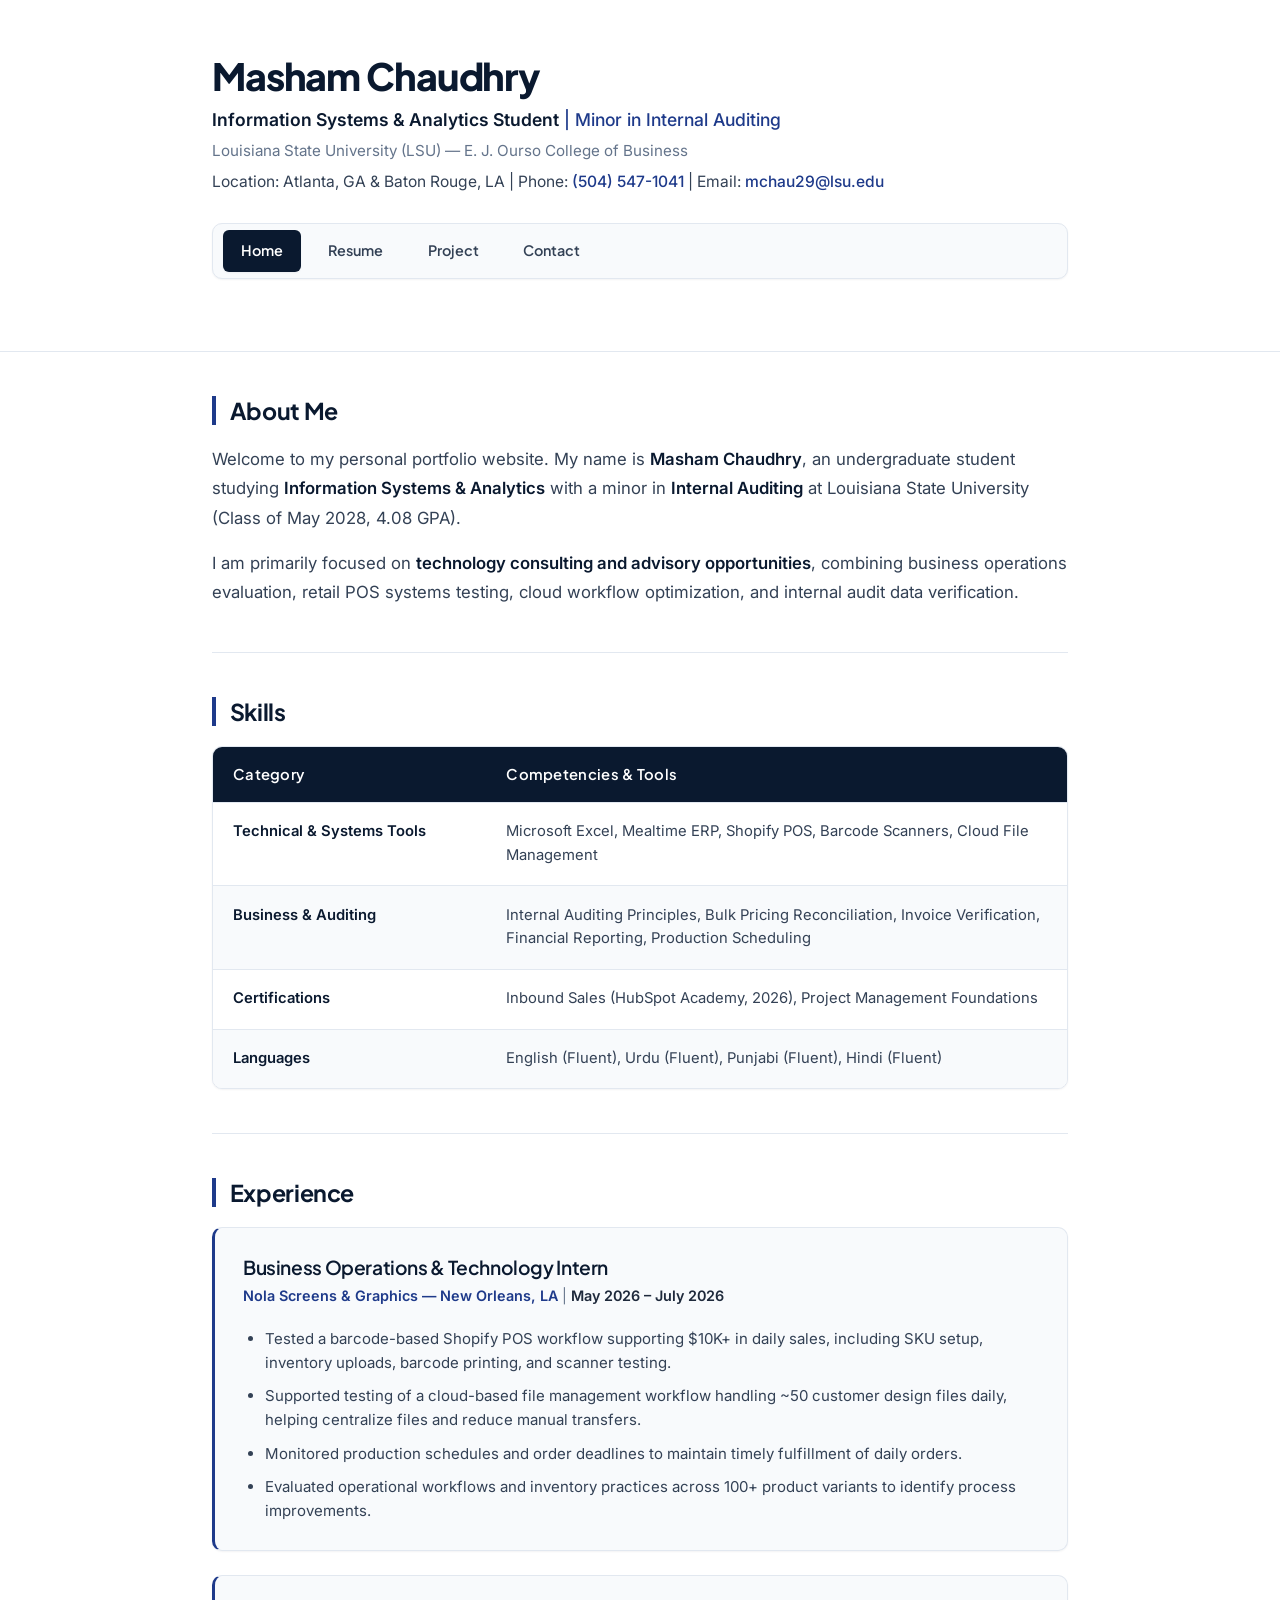
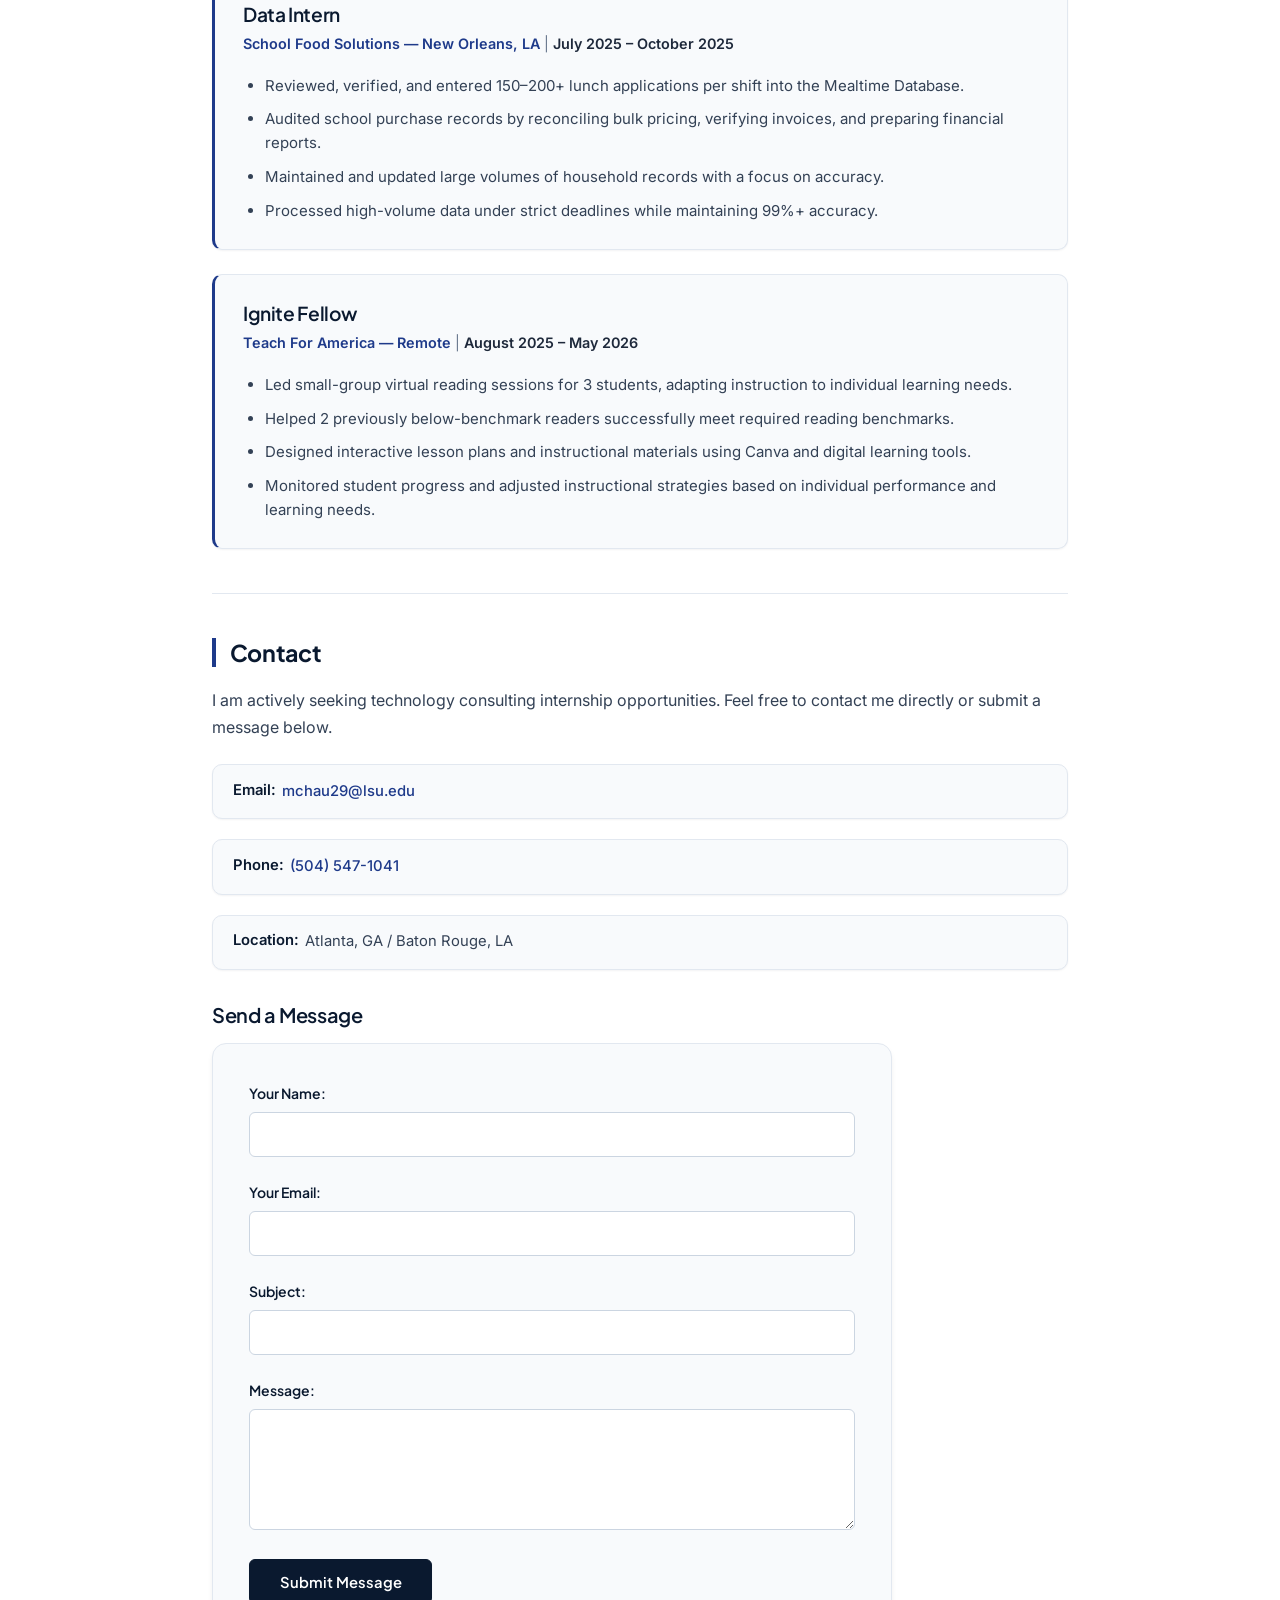
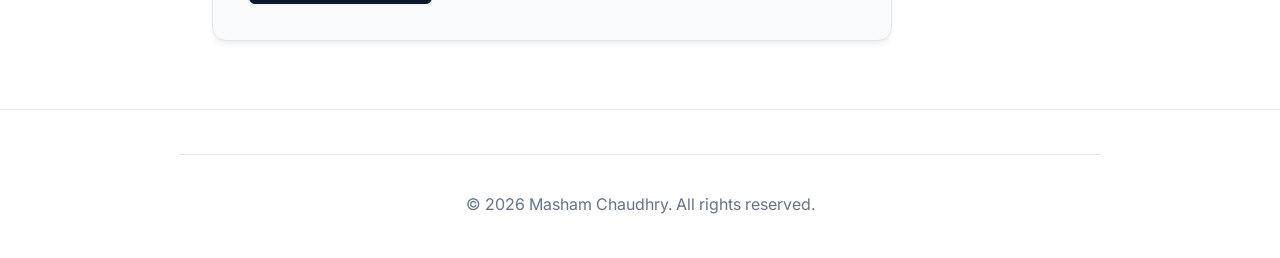
<file: index.html>
<!DOCTYPE html>
<html lang="en">
<head>
  <meta charset="UTF-8">
  <meta name="viewport" content="width=device-width, initial-scale=1.0">
  <title>Masham Chaudhry - Home</title>
  <link rel="icon" type="image/svg+xml" href="favicon.svg">
  <link rel="stylesheet" href="styles.css">
</head>
<body>

  <!-- Hero Section -->
  <header>
    <h1>Masham Chaudhry</h1>
    <p><strong>Information Systems &amp; Analytics Student</strong> | Minor in Internal Auditing</p>
    <p>Louisiana State University (LSU) — E. J. Ourso College of Business</p>
    <p>
      Location: Atlanta, GA &amp; Baton Rouge, LA | 
      Phone: <a href="tel:5045471041">(504) 547-1041</a> | 
      Email: <a href="mailto:mchau29@lsu.edu">mchau29@lsu.edu</a>
    </p>

    <!-- Navigation Links -->
    <nav>
      <ul>
        <li><a href="index.html" class="active">Home</a></li>
        <li><a href="resume.html">Resume</a></li>
        <li><a href="project.html">Project</a></li>
        <li><a href="#contact">Contact</a></li>
      </ul>
    </nav>
  </header>

  <hr>

  <main>

    <!-- About Me Section -->
    <section id="about">
      <h2>About Me</h2>
      <p>
        Welcome to my personal portfolio website. My name is <strong>Masham Chaudhry</strong>, an undergraduate student studying <strong>Information Systems &amp; Analytics</strong> with a minor in <strong>Internal Auditing</strong> at Louisiana State University (Class of May 2028, 4.08 GPA).
      </p>
      <p>
        I am primarily focused on <strong>technology consulting and advisory opportunities</strong>, combining business operations evaluation, retail POS systems testing, cloud workflow optimization, and internal audit data verification.
      </p>
    </section>

    <hr>

    <!-- Skills Section -->
    <section id="skills">
      <h2>Skills</h2>
      <table border="1" cellpadding="6" cellspacing="0">
        <thead>
          <tr>
            <th>Category</th>
            <th>Competencies &amp; Tools</th>
          </tr>
        </thead>
        <tbody>
          <tr>
            <td><strong>Technical &amp; Systems Tools</strong></td>
            <td>Microsoft Excel, Mealtime ERP, Shopify POS, Barcode Scanners, Cloud File Management</td>
          </tr>
          <tr>
            <td><strong>Business &amp; Auditing</strong></td>
            <td>Internal Auditing Principles, Bulk Pricing Reconciliation, Invoice Verification, Financial Reporting, Production Scheduling</td>
          </tr>
          <tr>
            <td><strong>Certifications</strong></td>
            <td>Inbound Sales (HubSpot Academy, 2026), Project Management Foundations</td>
          </tr>
          <tr>
            <td><strong>Languages</strong></td>
            <td>English (Fluent), Urdu (Fluent), Punjabi (Fluent), Hindi (Fluent)</td>
          </tr>
        </tbody>
      </table>
    </section>

    <hr>

    <!-- Experience Section -->
    <section id="experience">
      <h2>Experience</h2>

      <article>
        <h3>Business Operations &amp; Technology Intern</h3>
        <p><em>Nola Screens &amp; Graphics — New Orleans, LA</em> | <strong>May 2026 – July 2026</strong></p>
        <ul>
          <li>Tested a barcode-based Shopify POS workflow supporting $10K+ in daily sales, including SKU setup, inventory uploads, barcode printing, and scanner testing.</li>
          <li>Supported testing of a cloud-based file management workflow handling ~50 customer design files daily, helping centralize files and reduce manual transfers.</li>
          <li>Monitored production schedules and order deadlines to maintain timely fulfillment of daily orders.</li>
          <li>Evaluated operational workflows and inventory practices across 100+ product variants to identify process improvements.</li>
        </ul>
      </article>

      <article>
        <h3>Data Intern</h3>
        <p><em>School Food Solutions — New Orleans, LA</em> | <strong>July 2025 – October 2025</strong></p>
        <ul>
          <li>Reviewed, verified, and entered 150–200+ lunch applications per shift into the Mealtime Database.</li>
          <li>Audited school purchase records by reconciling bulk pricing, verifying invoices, and preparing financial reports.</li>
          <li>Maintained and updated large volumes of household records with a focus on accuracy.</li>
          <li>Processed high-volume data under strict deadlines while maintaining 99%+ accuracy.</li>
        </ul>
      </article>

      <article>
        <h3>Ignite Fellow</h3>
        <p><em>Teach For America — Remote</em> | <strong>August 2025 – May 2026</strong></p>
        <ul>
          <li>Led small-group virtual reading sessions for 3 students, adapting instruction to individual learning needs.</li>
          <li>Helped 2 previously below-benchmark readers successfully meet required reading benchmarks.</li>
          <li>Designed interactive lesson plans and instructional materials using Canva and digital learning tools.</li>
          <li>Monitored student progress and adjusted instructional strategies based on individual performance and learning needs.</li>
        </ul>
      </article>
    </section>

    <hr>

    <!-- Contact Section -->
    <section id="contact">
      <h2>Contact</h2>
      <p>I am actively seeking technology consulting internship opportunities. Feel free to contact me directly or submit a message below.</p>
      
      <ul>
        <li><strong>Email:</strong> <a href="mailto:mchau29@lsu.edu">mchau29@lsu.edu</a></li>
        <li><strong>Phone:</strong> <a href="tel:5045471041">(504) 547-1041</a></li>
        <li><strong>Location:</strong> Atlanta, GA / Baton Rouge, LA</li>
      </ul>

      <h3>Send a Message</h3>
      <form action="#" method="post">
        <p>
          <label for="fullName">Your Name:</label><br>
          <input type="text" id="fullName" name="fullName" required>
        </p>
        <p>
          <label for="emailAddress">Your Email:</label><br>
          <input type="email" id="emailAddress" name="emailAddress" required>
        </p>
        <p>
          <label for="subject">Subject:</label><br>
          <input type="text" id="subject" name="subject" required>
        </p>
        <p>
          <label for="message">Message:</label><br>
          <textarea id="message" name="message" rows="5" cols="40" required></textarea>
        </p>
        <p>
          <button type="submit">Submit Message</button>
        </p>
      </form>
    </section>

  </main>

  <hr>

  <!-- Footer -->
  <footer>
    <p>&copy; 2026 Masham Chaudhry. All rights reserved.</p>
  </footer>

</body>
</html>
</file>
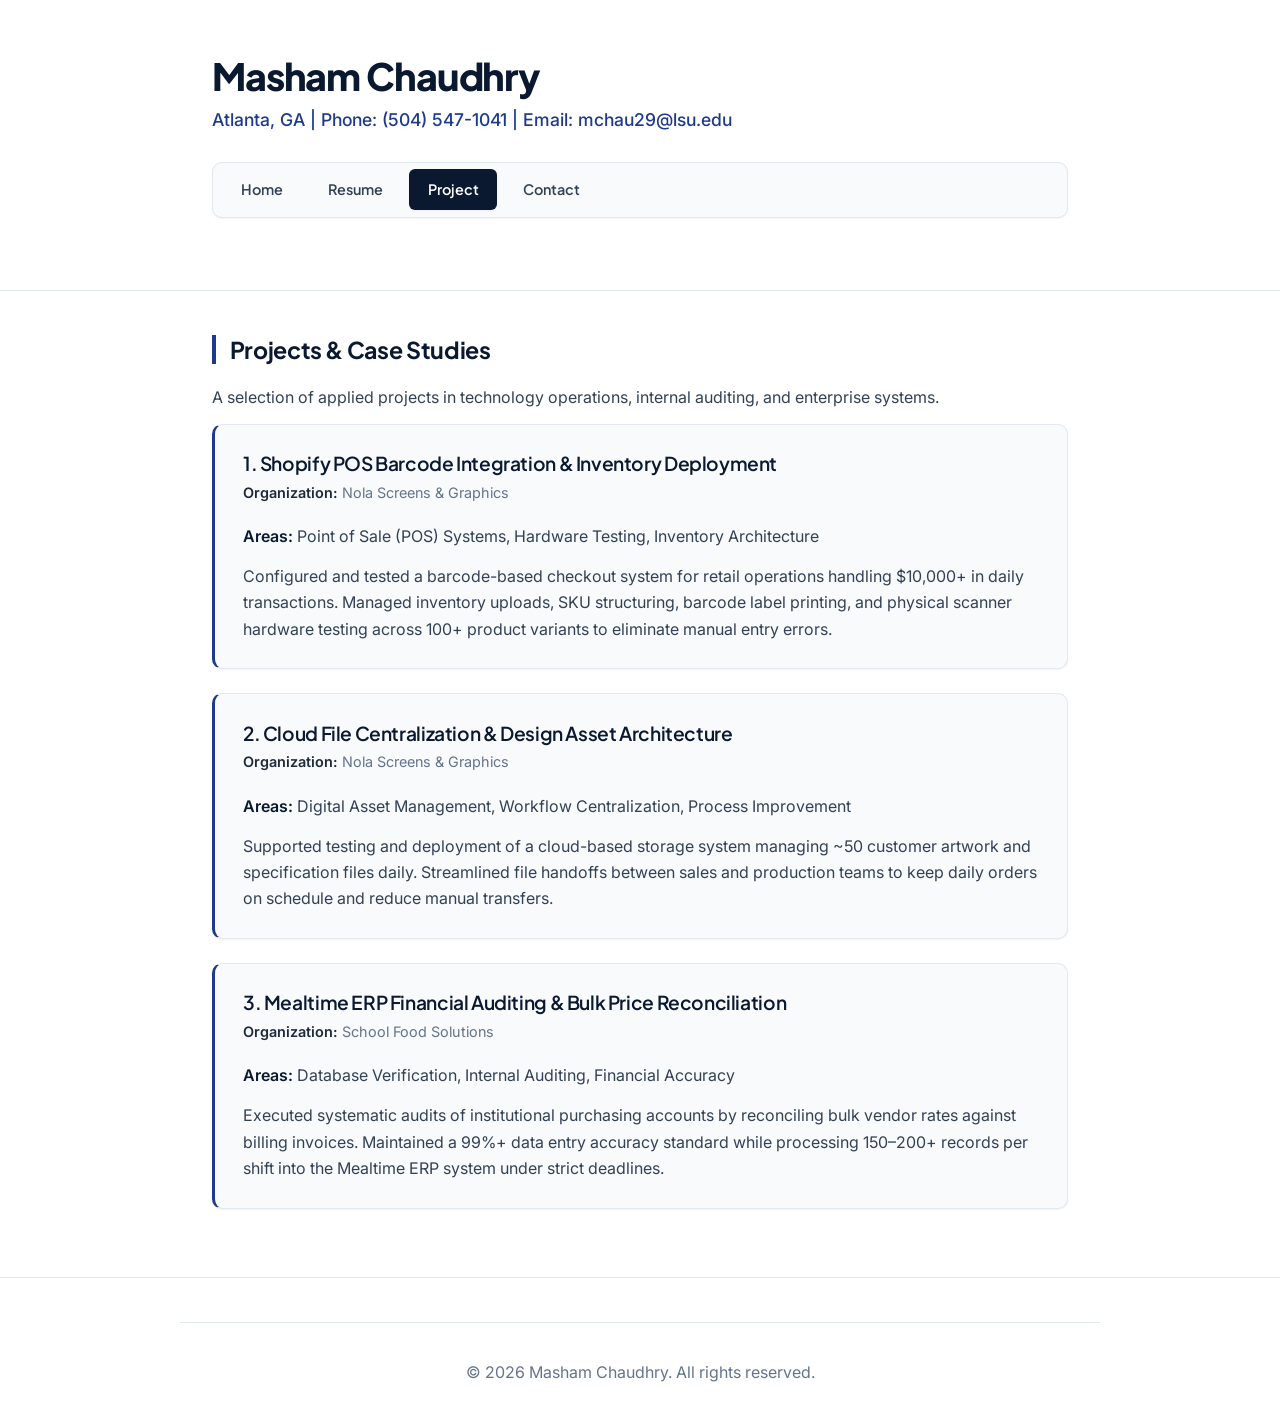
<file: project.html>
<!DOCTYPE html>
<html lang="en">
<head>
  <meta charset="UTF-8">
  <meta name="viewport" content="width=device-width, initial-scale=1.0">
  <title>Masham Chaudhry - Projects</title>
  <link rel="icon" type="image/svg+xml" href="favicon.svg">
  <link rel="stylesheet" href="styles.css">
</head>
<body>

  <!-- Header -->
  <header>
    <h1>Masham Chaudhry</h1>
    <p>
      Atlanta, GA | Phone: <a href="tel:5045471041">(504) 547-1041</a> | Email: <a href="mailto:mchau29@lsu.edu">mchau29@lsu.edu</a>
    </p>

    <!-- Navigation Links -->
    <nav>
      <ul>
        <li><a href="index.html">Home</a></li>
        <li><a href="resume.html">Resume</a></li>
        <li><a href="project.html" class="active">Project</a></li>
        <li><a href="index.html#contact">Contact</a></li>
      </ul>
    </nav>
  </header>

  <hr>

  <main>

    <section>
      <h2>Projects &amp; Case Studies</h2>
      <p>A selection of applied projects in technology operations, internal auditing, and enterprise systems.</p>

      <article>
        <h3>1. Shopify POS Barcode Integration &amp; Inventory Deployment</h3>
        <p><strong>Organization:</strong> Nola Screens &amp; Graphics</p>
        <p><strong>Areas:</strong> Point of Sale (POS) Systems, Hardware Testing, Inventory Architecture</p>
        <p>
          Configured and tested a barcode-based checkout system for retail operations handling $10,000+ in daily transactions. Managed inventory uploads, SKU structuring, barcode label printing, and physical scanner hardware testing across 100+ product variants to eliminate manual entry errors.
        </p>
      </article>

      <hr>

      <article>
        <h3>2. Cloud File Centralization &amp; Design Asset Architecture</h3>
        <p><strong>Organization:</strong> Nola Screens &amp; Graphics</p>
        <p><strong>Areas:</strong> Digital Asset Management, Workflow Centralization, Process Improvement</p>
        <p>
          Supported testing and deployment of a cloud-based storage system managing ~50 customer artwork and specification files daily. Streamlined file handoffs between sales and production teams to keep daily orders on schedule and reduce manual transfers.
        </p>
      </article>

      <hr>

      <article>
        <h3>3. Mealtime ERP Financial Auditing &amp; Bulk Price Reconciliation</h3>
        <p><strong>Organization:</strong> School Food Solutions</p>
        <p><strong>Areas:</strong> Database Verification, Internal Auditing, Financial Accuracy</p>
        <p>
          Executed systematic audits of institutional purchasing accounts by reconciling bulk vendor rates against billing invoices. Maintained a 99%+ data entry accuracy standard while processing 150–200+ records per shift into the Mealtime ERP system under strict deadlines.
        </p>
      </article>
    </section>

  </main>

  <hr>

  <!-- Footer -->
  <footer>
    <p>&copy; 2026 Masham Chaudhry. All rights reserved.</p>
  </footer>

</body>
</html>
</file>
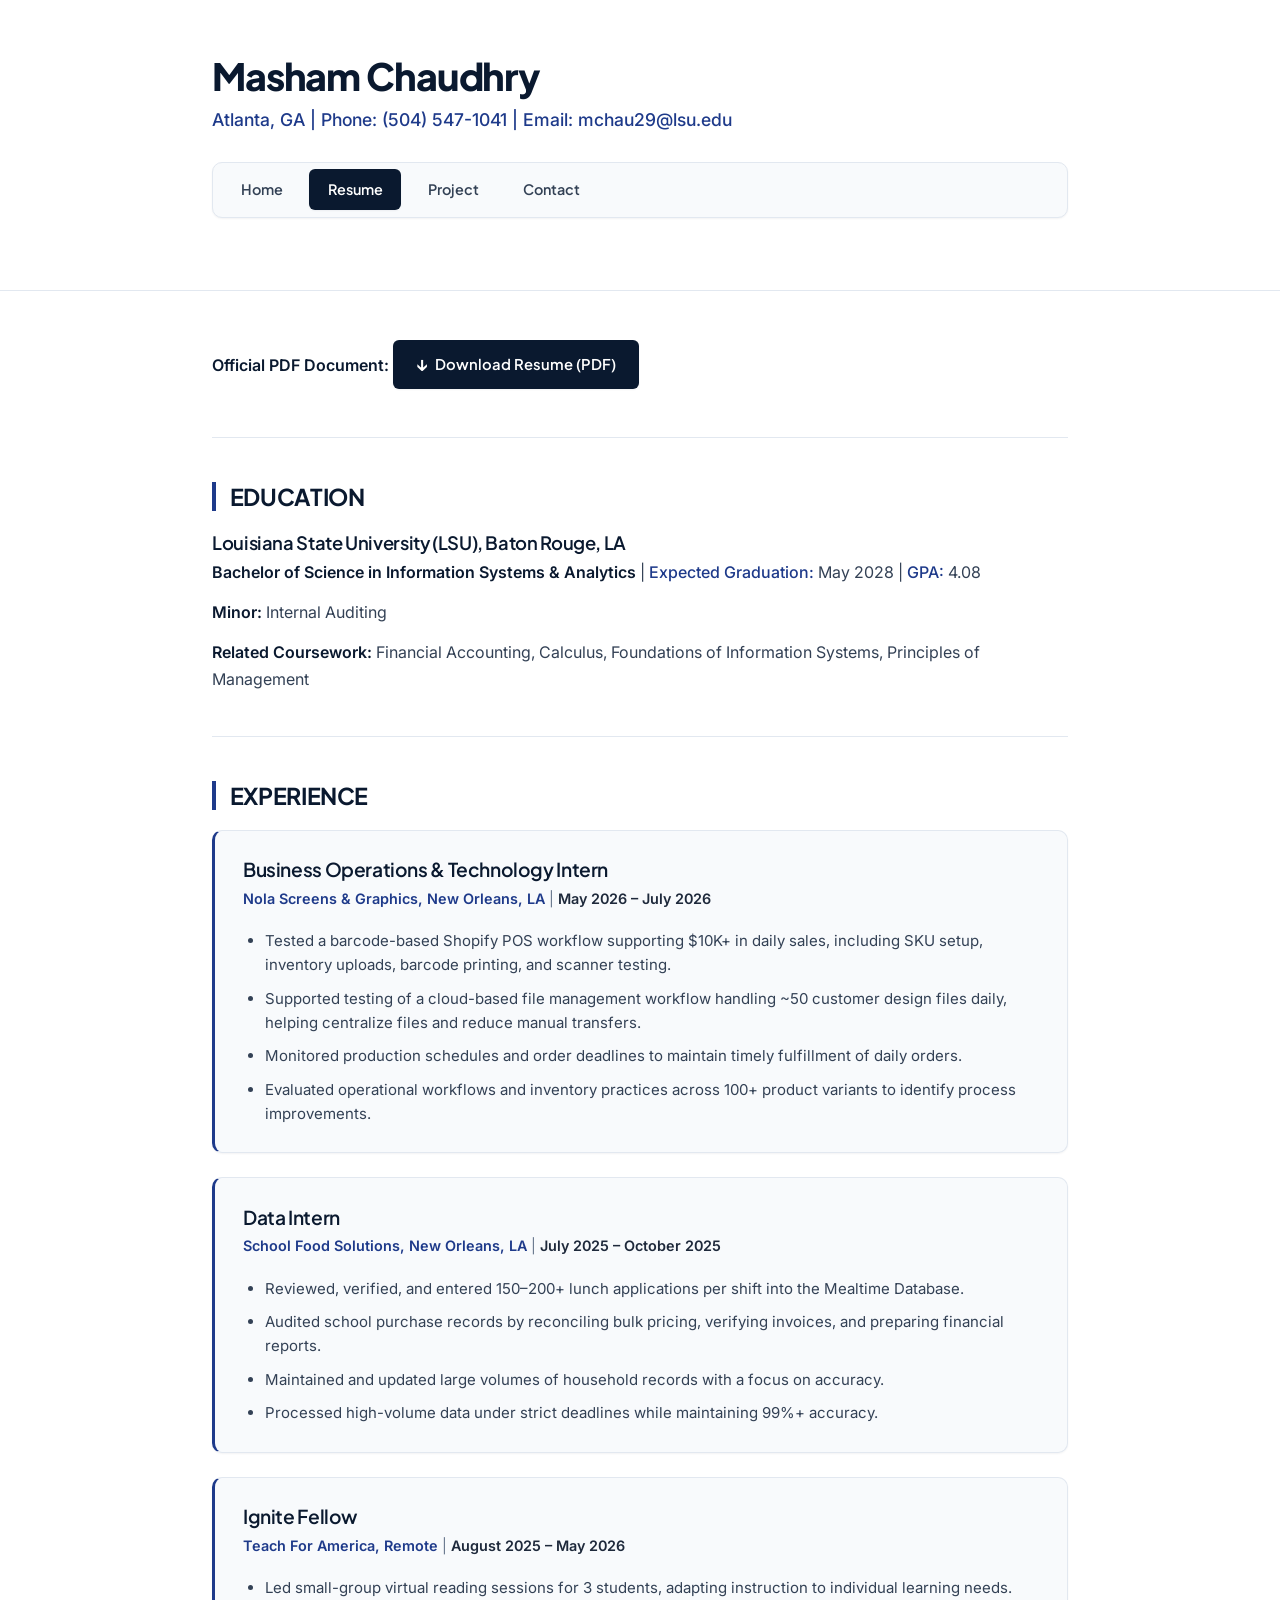
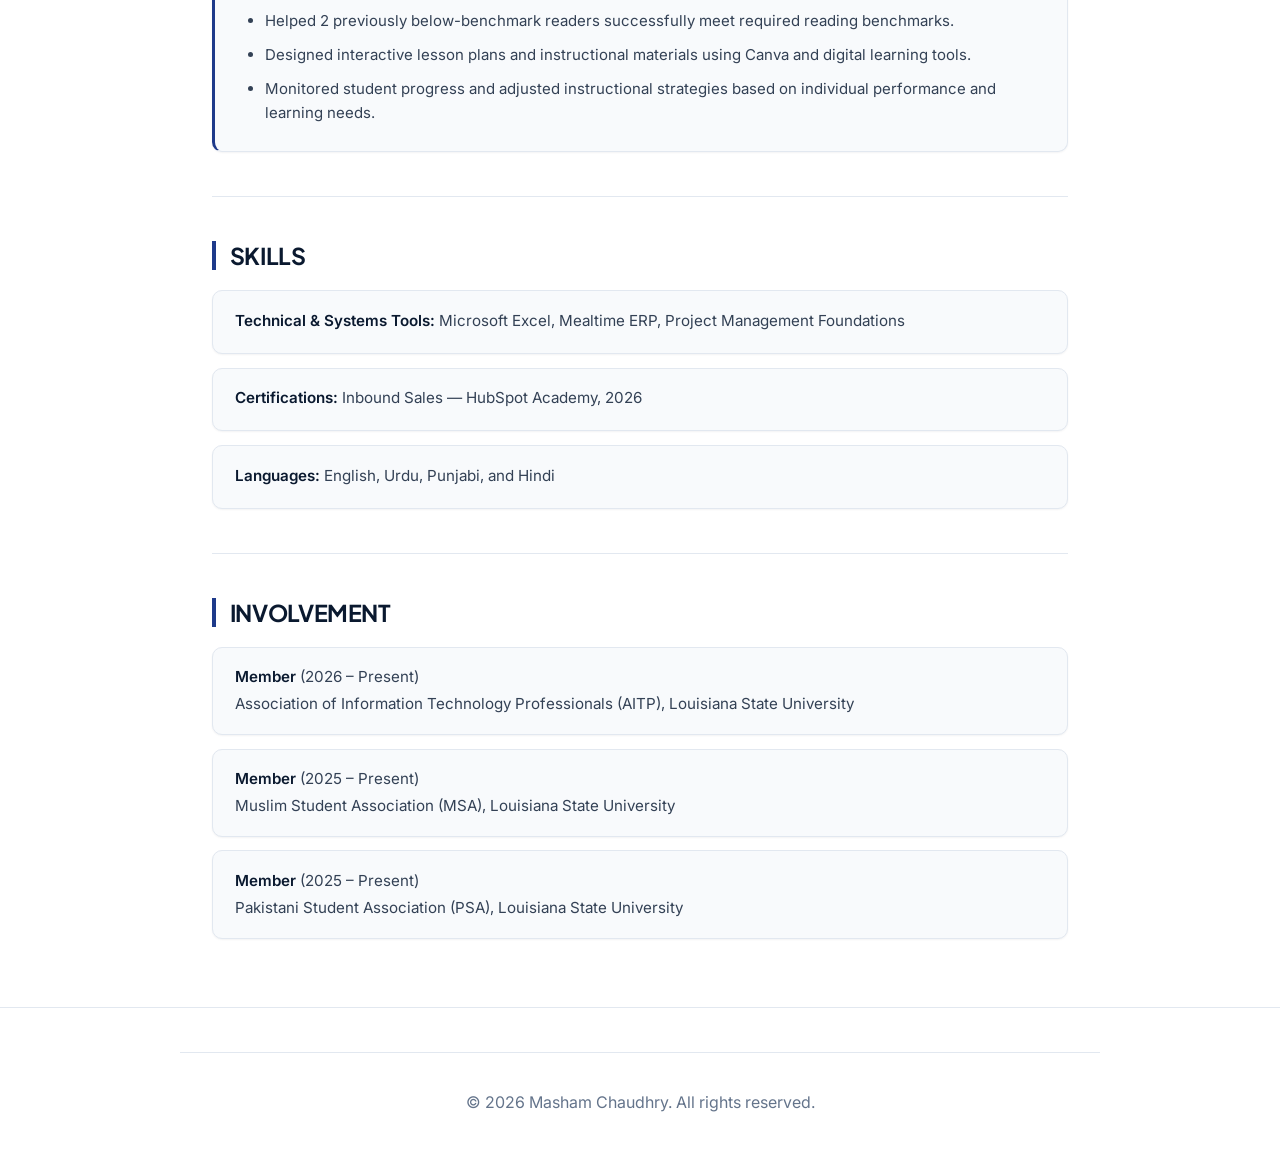
<file: resume.html>
<!DOCTYPE html>
<html lang="en">
<head>
  <meta charset="UTF-8">
  <meta name="viewport" content="width=device-width, initial-scale=1.0">
  <title>Masham Chaudhry - Resume</title>
  <link rel="icon" type="image/svg+xml" href="favicon.svg">
  <link rel="stylesheet" href="styles.css">
</head>
<body>

  <!-- Header -->
  <header>
    <h1>Masham Chaudhry</h1>
    <p>
      Atlanta, GA | Phone: <a href="tel:5045471041">(504) 547-1041</a> | Email: <a href="mailto:mchau29@lsu.edu">mchau29@lsu.edu</a>
    </p>

    <!-- Navigation Links -->
    <nav>
      <ul>
        <li><a href="index.html">Home</a></li>
        <li><a href="resume.html" class="active">Resume</a></li>
        <li><a href="project.html">Project</a></li>
        <li><a href="index.html#contact">Contact</a></li>
      </ul>
    </nav>
  </header>

  <hr>

  <main>

    <!-- PDF Download Link -->
    <section>
      <p>
        <strong>Official PDF Document:</strong> 
        <a href="resume.pdf" download="Masham_Chaudhry_Resume.pdf">Download Resume (PDF)</a>
      </p>
    </section>

    <hr>

    <!-- Education Section -->
    <section>
      <h2>EDUCATION</h2>
      <h3>Louisiana State University (LSU), Baton Rouge, LA</h3>
      <p>
        <strong>Bachelor of Science in Information Systems &amp; Analytics</strong> | 
        <em>Expected Graduation:</em> May 2028 | 
        <em>GPA:</em> 4.08
      </p>
      <p><strong>Minor:</strong> Internal Auditing</p>
      <p>
        <strong>Related Coursework:</strong> Financial Accounting, Calculus, Foundations of Information Systems, Principles of Management
      </p>
    </section>

    <hr>

    <!-- Experience Section -->
    <section>
      <h2>EXPERIENCE</h2>

      <article>
        <h3>Business Operations &amp; Technology Intern</h3>
        <p><em>Nola Screens &amp; Graphics, New Orleans, LA</em> | <strong>May 2026 – July 2026</strong></p>
        <ul>
          <li>Tested a barcode-based Shopify POS workflow supporting $10K+ in daily sales, including SKU setup, inventory uploads, barcode printing, and scanner testing.</li>
          <li>Supported testing of a cloud-based file management workflow handling ~50 customer design files daily, helping centralize files and reduce manual transfers.</li>
          <li>Monitored production schedules and order deadlines to maintain timely fulfillment of daily orders.</li>
          <li>Evaluated operational workflows and inventory practices across 100+ product variants to identify process improvements.</li>
        </ul>
      </article>

      <article>
        <h3>Data Intern</h3>
        <p><em>School Food Solutions, New Orleans, LA</em> | <strong>July 2025 – October 2025</strong></p>
        <ul>
          <li>Reviewed, verified, and entered 150–200+ lunch applications per shift into the Mealtime Database.</li>
          <li>Audited school purchase records by reconciling bulk pricing, verifying invoices, and preparing financial reports.</li>
          <li>Maintained and updated large volumes of household records with a focus on accuracy.</li>
          <li>Processed high-volume data under strict deadlines while maintaining 99%+ accuracy.</li>
        </ul>
      </article>

      <article>
        <h3>Ignite Fellow</h3>
        <p><em>Teach For America, Remote</em> | <strong>August 2025 – May 2026</strong></p>
        <ul>
          <li>Led small-group virtual reading sessions for 3 students, adapting instruction to individual learning needs.</li>
          <li>Helped 2 previously below-benchmark readers successfully meet required reading benchmarks.</li>
          <li>Designed interactive lesson plans and instructional materials using Canva and digital learning tools.</li>
          <li>Monitored student progress and adjusted instructional strategies based on individual performance and learning needs.</li>
        </ul>
      </article>
    </section>

    <hr>

    <!-- Skills Section -->
    <section>
      <h2>SKILLS</h2>
      <ul>
        <li><strong>Technical &amp; Systems Tools:</strong> Microsoft Excel, Mealtime ERP, Project Management Foundations</li>
        <li><strong>Certifications:</strong> Inbound Sales — HubSpot Academy, 2026</li>
        <li><strong>Languages:</strong> English, Urdu, Punjabi, and Hindi</li>
      </ul>
    </section>

    <hr>

    <!-- Involvement Section -->
    <section>
      <h2>INVOLVEMENT</h2>
      <ul>
        <li>
          <strong>Member</strong> (2026 – Present)<br>
          Association of Information Technology Professionals (AITP), Louisiana State University
        </li>
        <li>
          <strong>Member</strong> (2025 – Present)<br>
          Muslim Student Association (MSA), Louisiana State University
        </li>
        <li>
          <strong>Member</strong> (2025 – Present)<br>
          Pakistani Student Association (PSA), Louisiana State University
        </li>
      </ul>
    </section>

  </main>

  <hr>

  <!-- Footer -->
  <footer>
    <p>&copy; 2026 Masham Chaudhry. All rights reserved.</p>
  </footer>

</body>
</html>
</file>
<file: styles.css>
/* ==========================================================================
   MASHAM CHAUDHRY - PORTFOLIO DESIGN SYSTEM
   Information Systems & Analytics | LSU E. J. Ourso College of Business
   Target: Technology Consulting & Analytics Recruiter-Focused Design
   ========================================================================== */

/* --- Google Fonts --- */
@import url('https://fonts.googleapis.com/css2?family=Inter:wght@400;500;600;700&family=Plus+Jakarta+Sans:wght@500;600;700;800&display=swap');

/* --- Design Tokens / CSS Variables --- */
:root {
  /* Color Palette: Crisp White, Dark Navy, Refined Charcoal */
  --bg-primary: #FFFFFF;
  --bg-surface: #F8FAFC;
  --bg-subtle: #F1F5F9;
  --bg-card: #FFFFFF;

  /* Executive Navy Accents */
  --navy-dark: #0A192F;       /* Headings, primary brand text */
  --navy-slate: #0F172A;      /* Deep slate navy */
  --navy-primary: #1E3A8A;    /* Corporate blue accent */
  --navy-hover: #172554;      /* Deep interactive hover */
  --navy-tint: #EEF2FF;       /* Soft navy background tint */
  --navy-tint-border: #C7D2FE;/* Subtle navy border */

  /* Charcoal & Neutrals */
  --charcoal-dark: #1E293B;   /* Sub-headings, high-emphasis text */
  --charcoal-body: #334155;   /* Primary body reading text */
  --charcoal-muted: #64748B;  /* Metadata, dates, affiliations */
  --charcoal-light: #94A3B8;  /* Subtle helper text */
  --border-light: #E2E8F0;    /* Hairline borders and dividers */
  --border-medium: #CBD5E1;   /* Input borders and card edges */

  /* LSU Accent (Subtle, tasteful nod) */
  --lsu-purple-subtle: #F5F3FF;
  --lsu-gold: #D97706;

  /* Typography */
  --font-heading: 'Plus Jakarta Sans', -apple-system, BlinkMacSystemFont, "Segoe UI", Roboto, sans-serif;
  --font-body: 'Inter', -apple-system, BlinkMacSystemFont, "Segoe UI", Roboto, sans-serif;

  /* Shadows */
  --shadow-sm: 0 1px 2px 0 rgba(15, 23, 42, 0.05);
  --shadow-md: 0 4px 6px -1px rgba(15, 23, 42, 0.07), 0 2px 4px -2px rgba(15, 23, 42, 0.04);
  --shadow-lg: 0 10px 15px -3px rgba(15, 23, 42, 0.08), 0 4px 6px -4px rgba(15, 23, 42, 0.03);

  /* Radius & Transitions */
  --radius-sm: 6px;
  --radius-md: 10px;
  --radius-lg: 14px;
  --radius-pill: 9999px;
  --transition: all 0.2s cubic-bezier(0.16, 1, 0.3, 1);

  /* Content Width */
  --container-max-width: 920px;
}

/* --- Global Reset & Box Sizing --- */
*, *::before, *::after {
  box-sizing: border-box;
  margin: 0;
  padding: 0;
}

html {
  scroll-behavior: smooth;
  font-size: 16px;
}

body {
  background-color: var(--bg-primary);
  color: var(--charcoal-body);
  font-family: var(--font-body);
  line-height: 1.65;
  -webkit-font-smoothing: antialiased;
  -moz-osx-font-smoothing: grayscale;
  min-height: 100vh;
  display: flex;
  flex-direction: column;
}

/* --- Container Alignment --- */
header, main, footer {
  width: 100%;
  max-width: var(--container-max-width);
  margin-left: auto;
  margin-right: auto;
  padding-left: 2rem;
  padding-right: 2rem;
}

main {
  flex-grow: 1;
}

/* --- Typography Hierarchy --- */
h1, h2, h3, h4, h5, h6 {
  font-family: var(--font-heading);
  color: var(--navy-dark);
  line-height: 1.25;
  font-weight: 700;
  letter-spacing: -0.02em;
}

h1 {
  font-size: 2.35rem;
  font-weight: 800;
  letter-spacing: -0.03em;
  margin-bottom: 0.35rem;
}

h2 {
  font-size: 1.45rem;
  font-weight: 700;
  letter-spacing: -0.015em;
  color: var(--navy-dark);
  margin-bottom: 1.25rem;
  padding-left: 0.85rem;
  border-left: 4px solid var(--navy-primary);
  display: flex;
  align-items: center;
}

h3 {
  font-size: 1.15rem;
  font-weight: 600;
  color: var(--navy-dark);
  margin-bottom: 0.35rem;
}

p {
  margin-bottom: 0.85rem;
  font-size: 1rem;
}

p:last-child {
  margin-bottom: 0;
}

strong {
  font-weight: 600;
  color: var(--navy-dark);
}

em {
  font-style: normal;
  color: var(--navy-primary);
  font-weight: 500;
}

/* --- Links --- */
a {
  color: var(--navy-primary);
  text-decoration: none;
  font-weight: 500;
  transition: var(--transition);
}

a:hover {
  color: var(--navy-hover);
  text-decoration: underline;
  text-underline-offset: 3px;
}

/* --- Divider Lines (<hr>) --- */
hr {
  border: none;
  border-top: 1px solid var(--border-light);
  margin: 2.75rem 0;
}

/* --- Header & Hero Section --- */
header {
  padding-top: 3.25rem;
  padding-bottom: 1.25rem;
}

header h1 {
  color: var(--navy-dark);
}

header p {
  color: var(--charcoal-body);
  font-size: 0.975rem;
  margin-bottom: 0.4rem;
}

header p:first-of-type {
  font-size: 1.1rem;
  color: var(--navy-primary);
  font-weight: 500;
  margin-bottom: 0.25rem;
}

header p:nth-of-type(2) {
  color: var(--charcoal-muted);
  font-size: 0.95rem;
}

header a {
  color: var(--navy-primary);
  font-weight: 500;
}

/* --- Navigation Bar --- */
nav {
  margin-top: 1.75rem;
  margin-bottom: 0.5rem;
  background-color: var(--bg-surface);
  border: 1px solid var(--border-light);
  border-radius: var(--radius-md);
  padding: 0.4rem 0.6rem;
  box-shadow: var(--shadow-sm);
}

nav ul {
  list-style: none;
  display: flex;
  align-items: center;
  gap: 0.5rem;
  flex-wrap: wrap;
}

nav li {
  margin: 0;
}

nav a {
  display: inline-flex;
  align-items: center;
  padding: 0.55rem 1.15rem;
  font-family: var(--font-heading);
  font-size: 0.9rem;
  font-weight: 600;
  color: var(--charcoal-body);
  text-decoration: none;
  border-radius: var(--radius-sm);
  transition: var(--transition);
}

nav a:hover {
  color: var(--navy-dark);
  background-color: rgba(30, 58, 138, 0.08);
  text-decoration: none;
}

/* Active navigation item */
nav a.active,
nav a[aria-current="page"] {
  background-color: var(--navy-dark);
  color: #FFFFFF;
  box-shadow: var(--shadow-sm);
}

nav a.active:hover,
nav a[aria-current="page"]:hover {
  background-color: var(--navy-primary);
  color: #FFFFFF;
}

/* --- Main Sections --- */
section {
  margin-bottom: 1.5rem;
}

/* --- About Me Section (#about) --- */
#about p {
  font-size: 1.05rem;
  line-height: 1.75;
  color: var(--charcoal-body);
  margin-bottom: 1rem;
}

/* --- Skills Section Table (#skills table on index.html) --- */
table {
  width: 100%;
  border-collapse: separate;
  border-spacing: 0;
  border: 1px solid var(--border-light);
  border-radius: var(--radius-md);
  overflow: hidden;
  box-shadow: var(--shadow-sm);
  margin-top: 1.25rem;
  background-color: #FFFFFF;
}

th {
  background-color: var(--navy-dark);
  color: #FFFFFF;
  font-family: var(--font-heading);
  font-weight: 600;
  font-size: 0.925rem;
  text-align: left;
  padding: 0.95rem 1.25rem;
  letter-spacing: 0.02em;
  border: none;
}

td {
  padding: 1.1rem 1.25rem;
  border-top: 1px solid var(--border-light);
  border-left: none;
  border-right: none;
  border-bottom: none;
  font-size: 0.925rem;
  line-height: 1.6;
  color: var(--charcoal-body);
  vertical-align: top;
}

tbody tr:nth-child(even) {
  background-color: var(--bg-surface);
}

tbody tr:hover {
  background-color: var(--navy-tint);
}

td:first-child {
  width: 32%;
  color: var(--navy-dark);
}

/* --- Experience & Articles (Cards) --- */
article {
  background-color: var(--bg-surface);
  border: 1px solid var(--border-light);
  border-left: 3px solid var(--navy-primary);
  border-radius: var(--radius-md);
  padding: 1.65rem 1.75rem;
  margin-bottom: 1.5rem;
  box-shadow: var(--shadow-sm);
  transition: var(--transition);
}

article:hover {
  border-color: var(--border-medium);
  border-left-color: var(--navy-dark);
  box-shadow: var(--shadow-md);
  transform: translateY(-1px);
}

article h3 {
  font-size: 1.2rem;
  color: var(--navy-dark);
  margin-bottom: 0.35rem;
}

article > p:first-of-type {
  font-size: 0.9rem;
  color: var(--charcoal-muted);
  margin-bottom: 1.15rem;
}

article > p:first-of-type em {
  font-weight: 600;
  color: var(--navy-primary);
}

article > p:first-of-type strong {
  color: var(--charcoal-dark);
  font-weight: 600;
}

article ul {
  list-style-type: disc;
  padding-left: 1.35rem;
  display: flex;
  flex-direction: column;
  gap: 0.6rem;
}

article li {
  font-size: 0.9375rem;
  color: var(--charcoal-body);
  line-height: 1.6;
}

/* --- Project Articles Specifics (project.html) --- */
/* Subtle styling for Project metadata rows */
article p strong {
  color: var(--navy-dark);
}

/* Space out the description in project articles */
main > section article p:last-child {
  margin-top: 0.85rem;
  line-height: 1.65;
  color: var(--charcoal-body);
}

/* Remove excessive <hr> spacing between project articles */
main > section hr {
  display: none;
}

/* --- Resume Specific Sections (resume.html) --- */

/* Official PDF Download Link */
a[download] {
  display: inline-flex;
  align-items: center;
  gap: 0.5rem;
  background-color: var(--navy-dark);
  color: #FFFFFF;
  padding: 0.75rem 1.4rem;
  border-radius: var(--radius-sm);
  font-family: var(--font-heading);
  font-weight: 600;
  font-size: 0.925rem;
  text-decoration: none;
  box-shadow: var(--shadow-sm);
  transition: var(--transition);
  margin-top: 0.35rem;
  margin-bottom: 0.25rem;
}

a[download]::before {
  content: "↓";
  font-size: 1.1rem;
  font-weight: 700;
  line-height: 1;
}

a[download]:hover {
  background-color: var(--navy-primary);
  color: #FFFFFF;
  box-shadow: var(--shadow-md);
  transform: translateY(-1px);
  text-decoration: none;
}

/* Resume Section Lists (Skills & Involvement) */
section > ul {
  list-style: none;
  padding: 0;
  display: flex;
  flex-direction: column;
  gap: 0.85rem;
}

section > ul > li {
  background-color: var(--bg-surface);
  border: 1px solid var(--border-light);
  border-radius: var(--radius-md);
  padding: 1.1rem 1.35rem;
  font-size: 0.95rem;
  color: var(--charcoal-body);
  line-height: 1.6;
  box-shadow: var(--shadow-sm);
}

section > ul > li strong {
  color: var(--navy-dark);
  display: inline-block;
  margin-bottom: 0.15rem;
}

/* --- Contact Section & Form (#contact on index.html) --- */
#contact > ul {
  list-style: none;
  padding: 0;
  display: flex;
  flex-wrap: wrap;
  gap: 1.25rem;
  margin: 1.5rem 0 2rem 0;
}

#contact > ul > li {
  background-color: var(--bg-surface);
  border: 1px solid var(--border-light);
  border-radius: var(--radius-md);
  padding: 0.85rem 1.25rem;
  font-size: 0.925rem;
  display: flex;
  align-items: center;
  gap: 0.4rem;
  box-shadow: var(--shadow-sm);
}

#contact h3 {
  margin-top: 2rem;
  margin-bottom: 1rem;
  font-size: 1.25rem;
  color: var(--navy-dark);
}

/* Contact Form Styling */
form {
  background-color: var(--bg-surface);
  border: 1px solid var(--border-light);
  border-radius: var(--radius-lg);
  padding: 2.25rem;
  box-shadow: var(--shadow-md);
  max-width: 680px;
}

form p {
  margin-bottom: 1.35rem;
}

form label {
  font-family: var(--font-heading);
  font-size: 0.875rem;
  font-weight: 600;
  color: var(--navy-dark);
  display: inline-block;
  margin-bottom: 0.45rem;
}

form input[type="text"],
form input[type="email"],
form textarea {
  width: 100%;
  padding: 0.75rem 1rem;
  border: 1px solid var(--border-medium);
  border-radius: var(--radius-sm);
  background-color: #FFFFFF;
  font-family: var(--font-body);
  font-size: 0.95rem;
  color: var(--navy-dark);
  transition: var(--transition);
}

form input[type="text"]:focus,
form input[type="email"]:focus,
form textarea:focus {
  outline: none;
  border-color: var(--navy-primary);
  box-shadow: 0 0 0 3px rgba(30, 58, 138, 0.12);
}

form textarea {
  resize: vertical;
  min-height: 120px;
}

/* Form Submit Button */
form button[type="submit"] {
  background-color: var(--navy-dark);
  color: #FFFFFF;
  border: 1px solid var(--navy-dark);
  border-radius: var(--radius-sm);
  padding: 0.8rem 1.85rem;
  font-family: var(--font-heading);
  font-size: 0.925rem;
  font-weight: 600;
  cursor: pointer;
  box-shadow: var(--shadow-sm);
  transition: var(--transition);
}

form button[type="submit"]:hover {
  background-color: var(--navy-primary);
  border-color: var(--navy-primary);
  transform: translateY(-1px);
  box-shadow: var(--shadow-md);
}

form button[type="submit"]:active {
  transform: translateY(0);
}

/* --- Footer --- */
footer {
  margin-top: auto;
  border-top: 1px solid var(--border-light);
  padding-top: 2.25rem;
  padding-bottom: 2.5rem;
  text-align: center;
  color: var(--charcoal-muted);
  font-size: 0.875rem;
}

/* --- Responsive Media Queries --- */
@media (max-width: 768px) {
  header, main, footer {
    padding-left: 1.25rem;
    padding-right: 1.25rem;
  }

  header {
    padding-top: 2.25rem;
  }

  h1 {
    font-size: 2rem;
  }

  h2 {
    font-size: 1.3rem;
  }

  nav ul {
    gap: 0.35rem;
  }

  nav a {
    padding: 0.45rem 0.85rem;
    font-size: 0.85rem;
  }

  article {
    padding: 1.35rem;
  }

  form {
    padding: 1.5rem;
  }

  #contact > ul {
    flex-direction: column;
    gap: 0.75rem;
  }
}

@media (max-width: 580px) {
  /* Modern card transformation for tables on small mobile viewports */
  table, thead, tbody, th, td, tr {
    display: block;
  }

  thead tr {
    position: absolute;
    top: -9999px;
    left: -9999px;
  }

  tr {
    border: 1px solid var(--border-light);
    border-radius: var(--radius-md);
    margin-bottom: 1rem;
    padding: 0.85rem;
    background-color: #FFFFFF;
  }

  td {
    border: none;
    padding: 0.4rem 0.25rem;
    width: 100% !important;
  }

  td:first-child {
    font-weight: 700;
    color: var(--navy-dark);
    padding-bottom: 0.25rem;
    border-bottom: 1px solid var(--border-light);
    margin-bottom: 0.4rem;
  }

  nav ul {
    justify-content: space-between;
  }

  nav a {
    flex-grow: 1;
    text-align: center;
    justify-content: center;
    padding: 0.5rem 0.5rem;
  }

  form button[type="submit"] {
    width: 100%;
  }
}

/* --- Print Stylesheet (Recruiter Clean Output) --- */
@media print {
  nav, form, button {
    display: none !important;
  }

  body {
    background-color: #FFFFFF;
    color: #000000;
    font-size: 11pt;
  }

  header, main, footer {
    max-width: 100%;
    padding: 0;
  }

  article {
    border: 1px solid #CCC;
    box-shadow: none;
    page-break-inside: avoid;
  }

  hr {
    border-top: 1px solid #DDD;
  }
}
</file>
